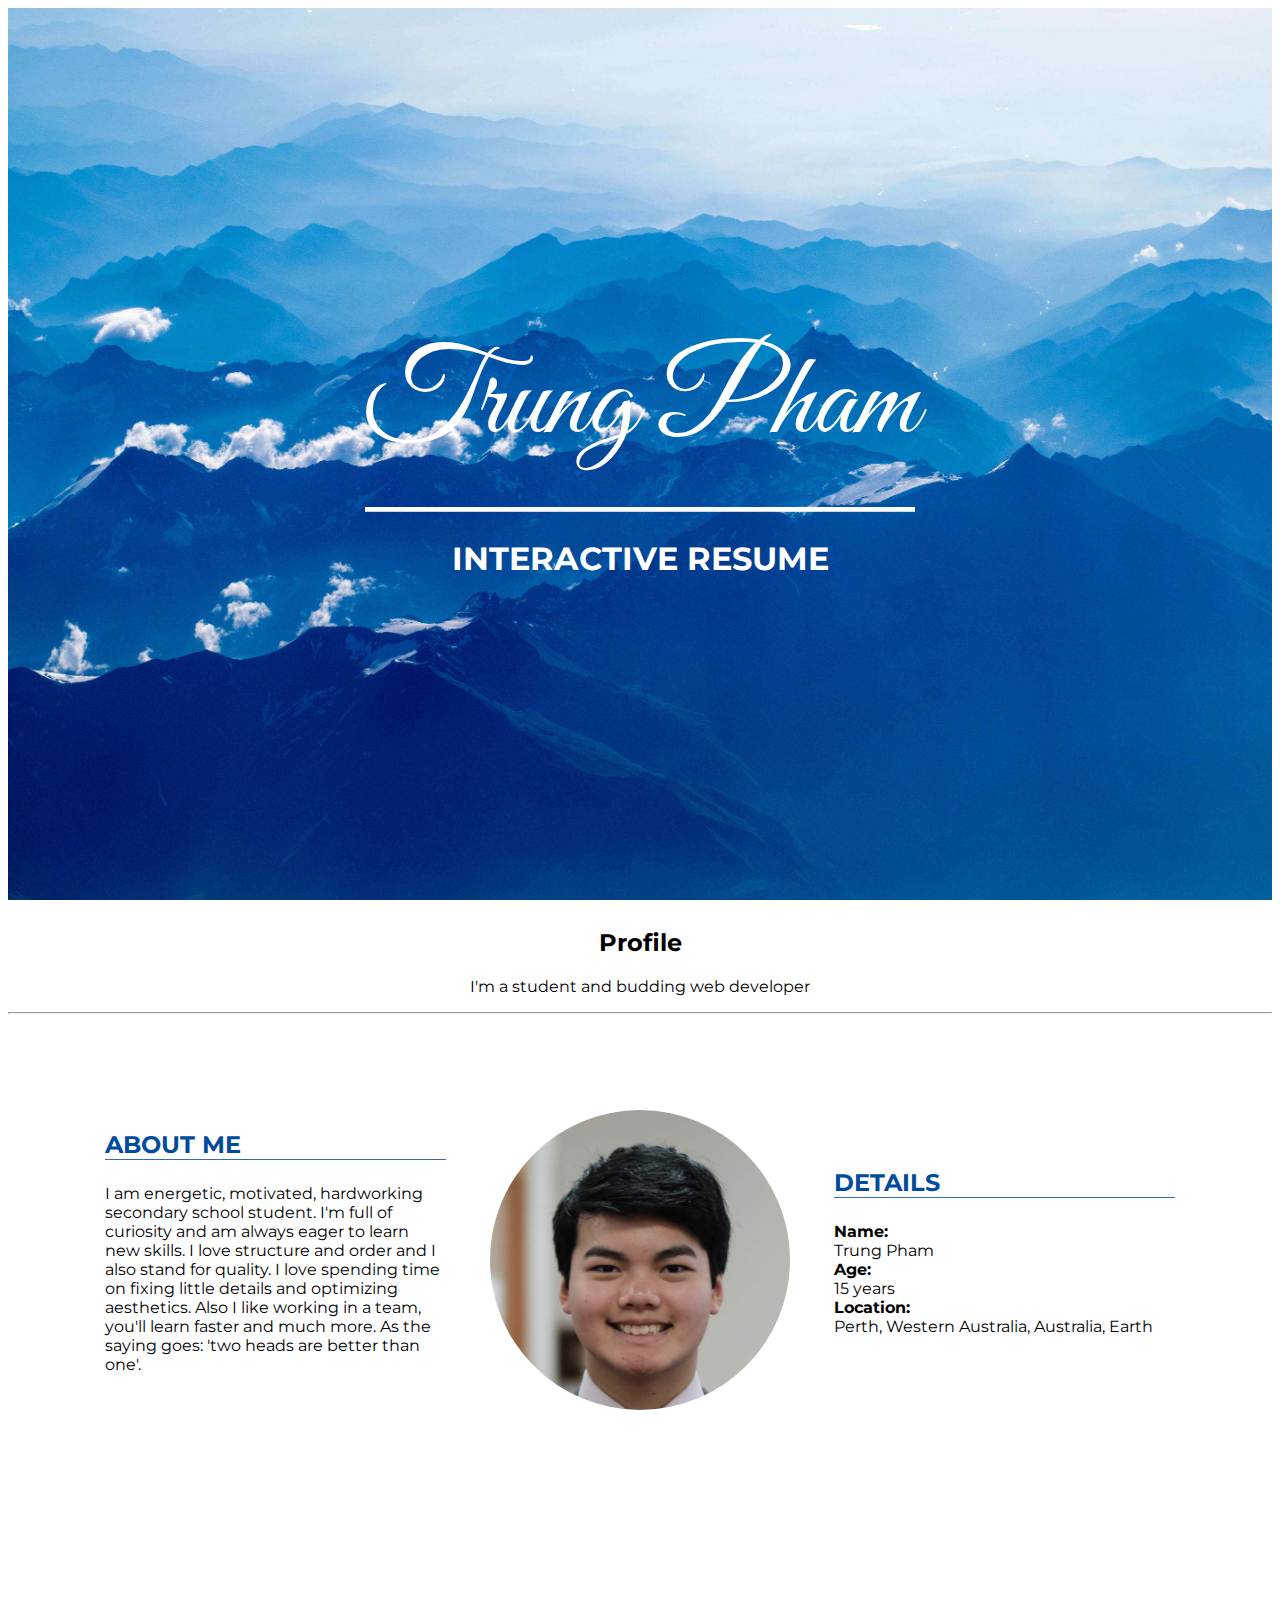
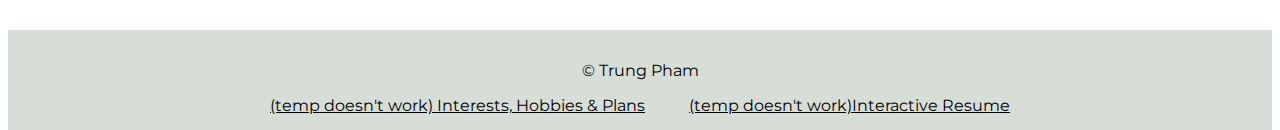
<file: index.html>
<!DOCTYPE html>

<head>
	<title>Trung Pham</title>
	<link rel="stylesheet" href="https://use.fontawesome.com/releases/v5.6.1/css/all.css">
	<link href="main.css" rel="stylesheet" type="text/css">
	<link href="ani.css" rel="stylesheet" type="text/css">
</head>

<body>
	<section class="header">
		<div class="headertext">
			<h1 class="tracking-in-expand">Trung Pham</h1>
			<div class="line-tracking-in-expand">___________</div>
			<h2 class="scale-up-ver-top">INTERACTIVE RESUME</h2>
		</div>
	</section>
			<section>
				<h2>Profile</h2>
				<p class="lead">I'm a student and budding web developer</p>
				<hr>
			<div class="pad100">		
			<div class=" recenter collection">
				<h3>About me</h3>
				<p>
					I am energetic, motivated, hardworking secondary school student. 
					I'm full of curiosity and am always eager to learn new skills. I love structure and order and I also stand for quality. 
					I love spending time on fixing little details and optimizing aesthetics. 
					Also I like working in a team, you'll learn faster and much more. As the saying goes: 'two heads are better than one'.
				</p>
			</div>
			<div class="recenter collection circular--landscape">
				<img src="profilepic2.jpg"/>
			</div>
			<div class="recenter collection">
				<h3>Details</h3>
				<p>
				<strong>Name:</strong><br>
				Trung Pham<br>
				<strong>Age:</strong><br>
				15 years<br>
				<strong>Location:</strong><br>
				Perth, Western Australia, Australia, Earth
				</p>
			</div>
		</section>
		<section>
			<iframe src="https://onedrive.live.com/embed?cid=D233D1DDB8699F88&resid=D233D1DDB8699F88%2117157&authkey=AGDSNmq1IV4vKnc" width="165" height="128" frameborder="0" scrolling="no"></iframe>
		</section>
	<footer>
		<p>&copy; Trung Pham</p> 
		<a href="#">(temp doesn't work) Interests, Hobbies & Plans</a>
		<a href="https://lucisveritas.github.io/resume/"> (temp doesn't work)Interactive Resume</a>  
	</footer>
</body>
</file>
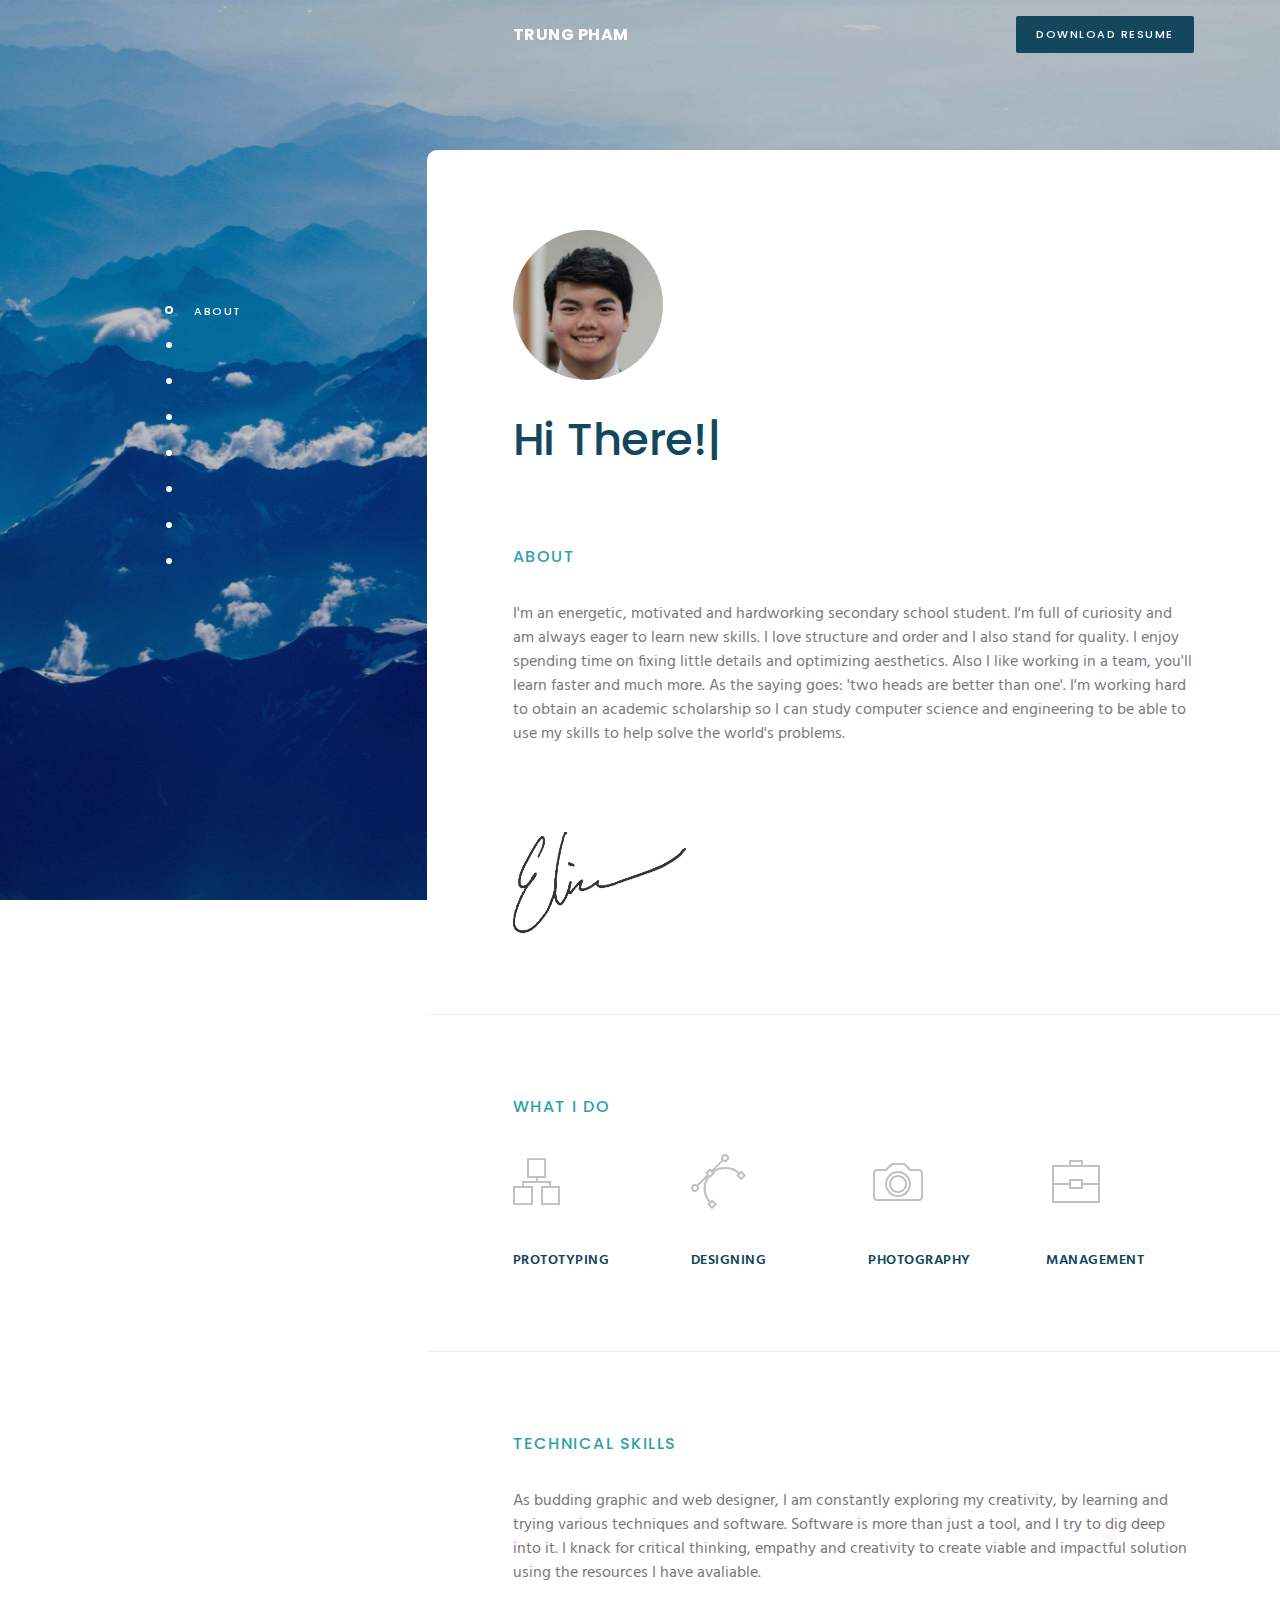
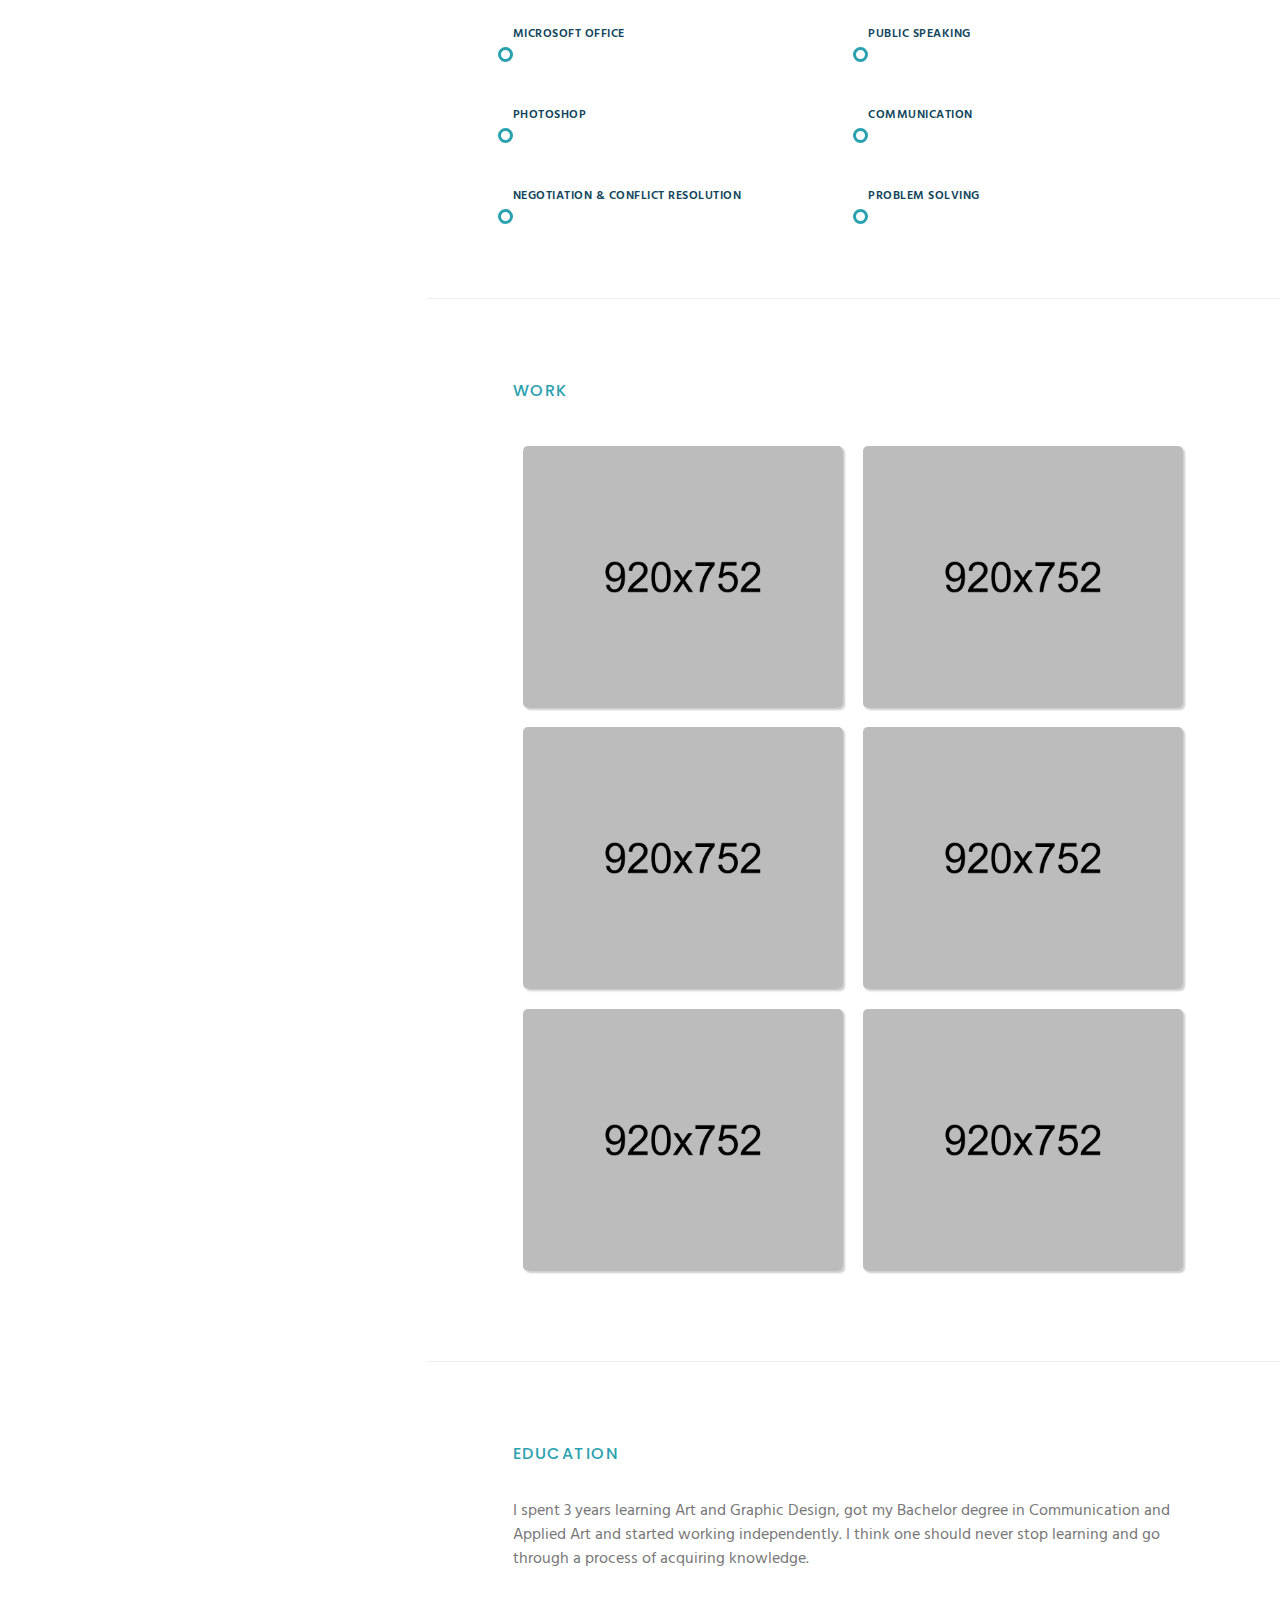
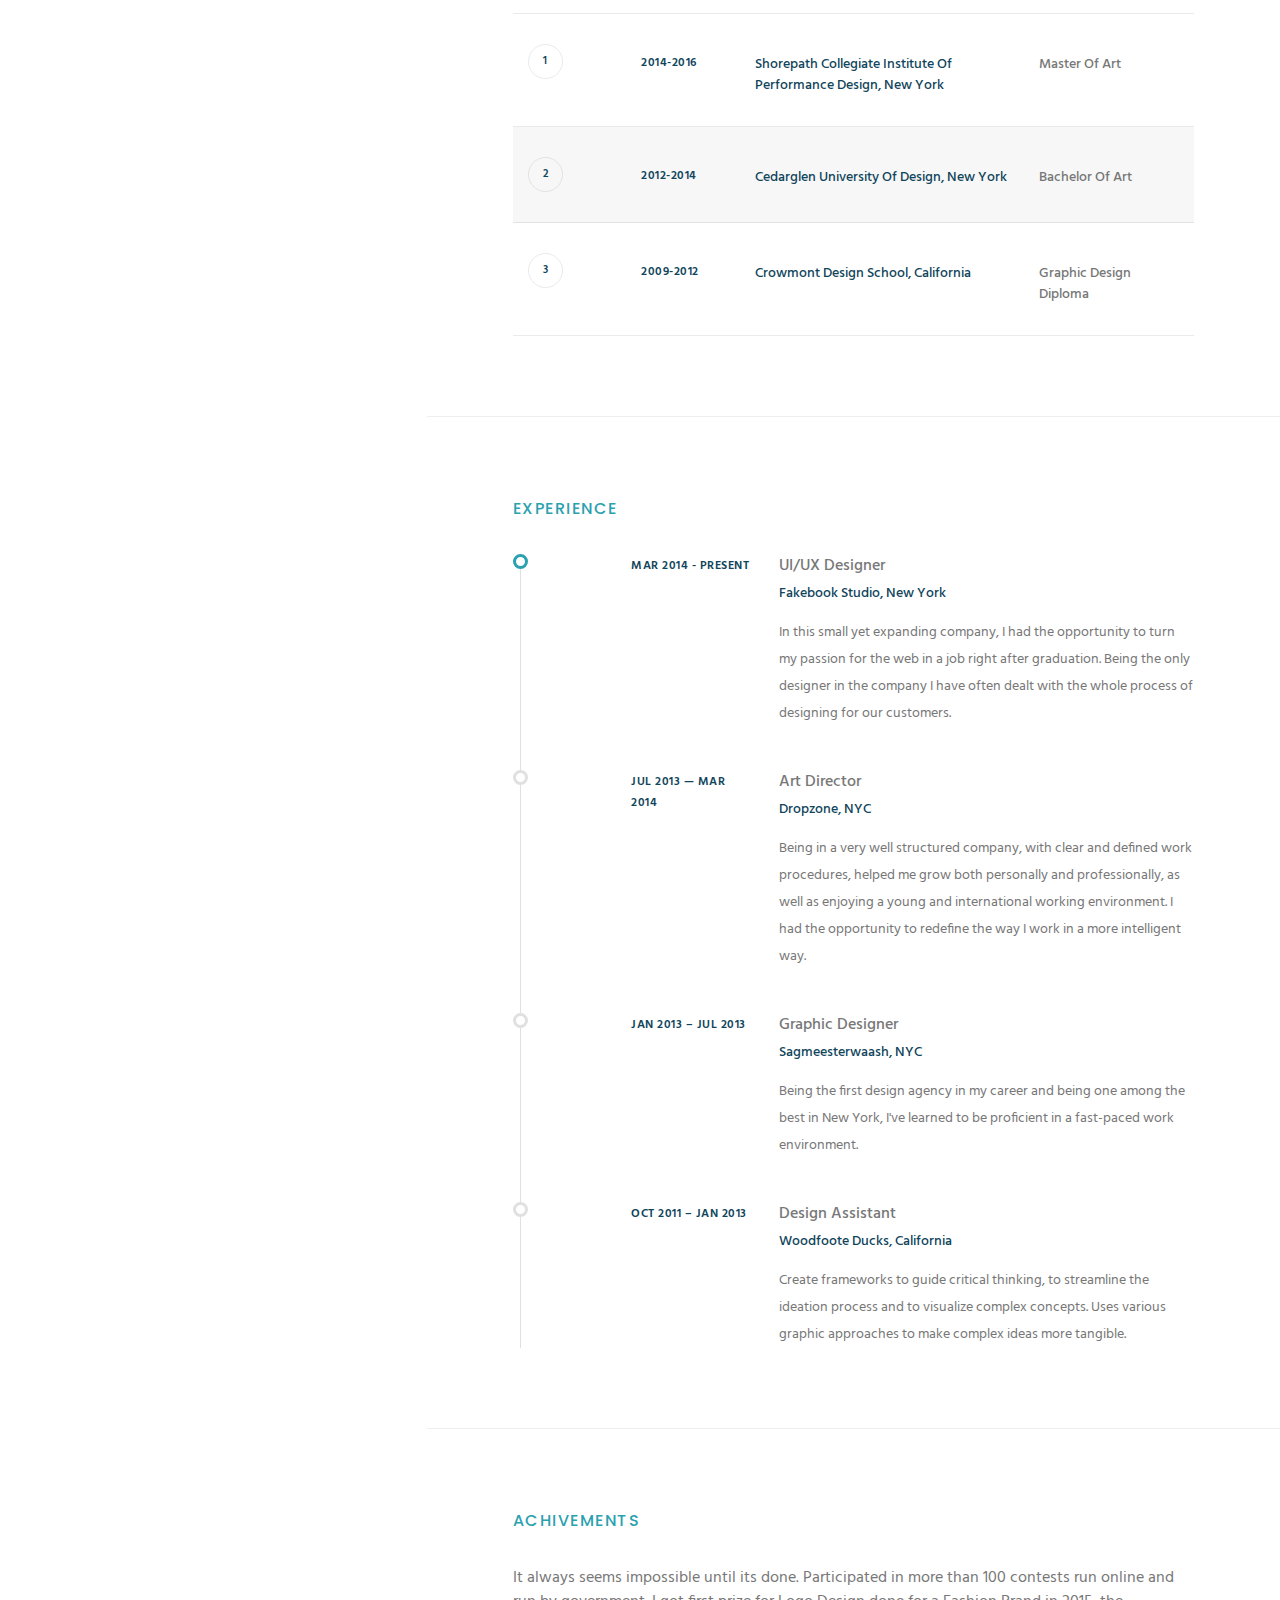
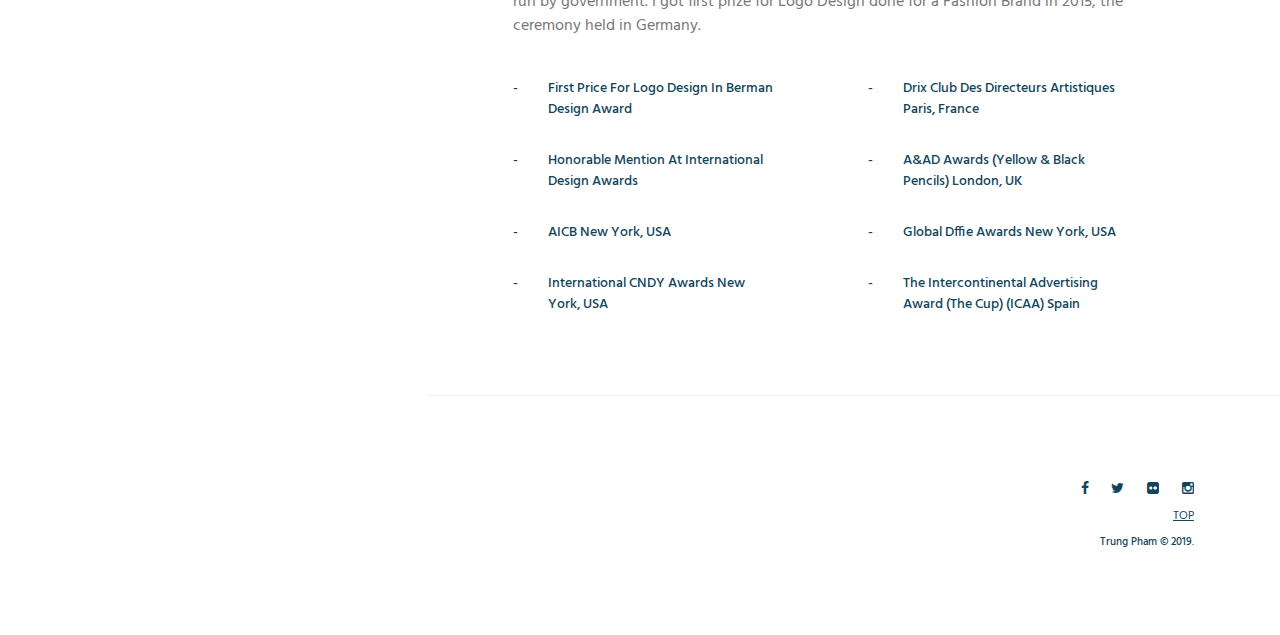
<file: resume/index.html>
<!DOCTYPE html>
<html lang="en" class="no-js">

<head>
	<title>Interactive Resume</title>
	<!--Favicon-->
	<link rel="shortcut icon" href="favicon.ico">
	<link rel="icon" href="favicon.ico" type="image/x-icon">

	<!--Fonts-->
	<link href='https://fonts.googleapis.com/css?family=Poppins:300,400,500,600,700|Hind:400,500,300,600'
		rel='stylesheet' type='text/css'>

	<!--CSS-->
	<link rel="stylesheet" type="text/css" href="css/style.css" />
</head>

<body id="body" data-ng-app="contactApp">

	<!--Fixed Bg Image-->
	<div class="fixed-bg"></div>
	<div class="fixed-bg-overlay"></div>
	<!--/Fixed Bg Image-->
	<!--Preloader-->
	<div id="pre_load" class="preloader-it">
		<div id="la_anim" class="la-anim-1"></div>
	</div>
	<!--/Preloader-->

	<!--Container-->
	<div class="container-fluid">
		<div class="row">
			<div id="vertical_nav_wrap" class="col-lg-4 col-xs-12 pad-zero vertical-nav-wrap">

				<!--Navigation-->
				<nav class="navbar navbar-default vertical-nav" role="navigation">
					<div class="navbar-header">
						<button type="button" class="btn btn-default navbar-toggle" data-toggle="collapse" 
							data-target="#navbar_collapse">
						<span class="mask"></span>
						<span class="btn-label">
						<span class="pe-7s-menu"></span>
						</span>
						</button>
					</div>
					<div class="collapse navbar-collapse" id="navbar_collapse">
						<ul class="nav navbar-nav">
							<li><a data-scroll href="#body"></a><span>about</span></li>
							<li><a data-scroll href="#services_sec"></a><span>services</span></li>
							<li><a data-scroll href="#skill_sec"></a><span>skills</span></li>
							<li><a data-scroll href="#work_sec"></a><span>work</span></li>
							<li><a data-scroll href="#edu_sec"></a><span>education</span></li>
							<li><a data-scroll href="#exp_sec"></a><span>experience</span></li>
							<li><a data-scroll href="#achivement_sec"></a><span>achivements</span></li>
							<li><a data-scroll href="#"></a><span>hobbies & interests</span></li>
						</ul>
					</div>
				</nav>
				<!--/Navigation-->

			</div>

			<div class="col-lg-8 col-xs-12 pad-zero">

				<!--Header-->
				<header>
					<div class="header-wrap col-lg-10 center-div">
						<div class="float-left name">
							<a data-scroll href="#body">
								<span>
									TRUNG PHAM
								</span>
							</a>
						</div>

						<div class="float-right social-download-wrap">
							<a href="#" class="btn btn-default float-left">
								<span class="mask"></span>
								<span class="btn-label">
									<b>download resume</b>
									<span class="icon pe-7s-download"></span>
								</span>
							</a>
						</div>
					</div>
					<div class="clearfix"></div>
				</header>
				<!--/Header-->

				<!--Main Content-->
				<div id="main_content" class="content-block margin-top-150 margin-top-sm-70 margin-top-xs-50">

					<!--Introduction Sec-->
					<section id="intro_content_sec"
						class="col-lg-10 col-md-11 col-sm-11 center-div intro-content-wrap sec-pad">
						<div class="person-img margin-bottom-xs"><div class="person-img2"></div></div>
						<h1>
							Hi There!<span id="typed"></span>
						</h1>
						<h6>
							about
						</h6>
						<p class="pad-bottom-35 wow fadeInUp" data-wow-duration=".6s">
							I'm an energetic, motivated and hardworking secondary school student. I'm full of curiosity and am 
							always eager to learn new skills. I love structure and order and I also stand for quality. 
							I enjoy spending time on fixing little details and optimizing aesthetics. Also I like working in 
							a team, you'll learn faster and much more. As the saying goes: 'two heads are better than one'. 
							I'm working hard to obtain an academic scholarship so I can study computer science and engineering 
							to be able to use my skills to help solve the world's problems.
						</p>
						<div class="per-signature margin-top-sm wow fadeInUp" data-wow-duration=".4s">
							<img class="img-responsive" src="img/signature.png" alt="signature" />
						</div>
					</section>
					<!--/Introduction Sec-->

					<hr class="separater-hr" />

					<!--WhatWeDo Sec-->
					<section id="services_sec"
						class="col-lg-10 col-md-11 col-sm-11 center-div services-icon-wrap  sec-pad-top sec-pad-bottom-xs">
						<h6>what i do</h6>
						<div class="row">
							<div class="col-sm-3 col-xs-6 margin-bottom-sm icon-wrap wow fadeInLeft"
								data-wow-duration=".4s" data-wow-delay="0s">
								<span class="icon pe-7s-network"></span>
								<span class="key-fact">
									PROTOTYPING
								</span>
							</div>
							<div class="col-sm-3 col-xs-6 margin-bottom-sm icon-wrap wow fadeInLeft"
								data-wow-duration=".4s" data-wow-delay=".1s">
								<span class="icon pe-7s-vector"></span>
								<span class="key-fact">
									DESIGNING
								</span>
							</div>
							<div class="col-sm-3 col-xs-6 margin-bottom-sm icon-wrap wow fadeInLeft"
								data-wow-duration=".4s" data-wow-delay=".2s">
								<span class=" icon pe-7s-camera"></span>
								<span class="key-fact">
									PHOTOGRAPHY
								</span>
							</div>
							<div class="col-sm-3 col-xs-6 margin-bottom-sm icon-wrap wow fadeInLeft"
								data-wow-duration=".4s" data-wow-delay=".3s">
								<span class="icon pe-7s-portfolio"></span>
								<span class="key-fact">
									MANAGEMENT
								</span>
							</div>
						</div>
					</section>
					<!--/WhatWeDo Sec-->

					<hr class="separater-hr" />

					<!--Skills Sec-->
					<section id="skill_sec"
						class="col-lg-10 col-md-11 col-sm-11 center-div skills-wrap  sec-pad-top sec-pad-bottom-xs">
						<h6>technical skills</h6>
						<p class="wow fadeInUp" data-wow-duration=".4s">As budding graphic and web designer, I am 
							constantly exploring my creativity, by learning and trying various techniques and software. 
							Software is more than just a tool, and I try to dig deep into it. I knack for critical thinking, 
							empathy and creativity to create viable and impactful solution using the resources I have avaliable.
						</p>
						<div class="row margin-top-40">
							<div class="col-sm-5 margin-bottom-sm">
								<span class="progress-cat">MICROSOFT OFFICE</span>
								<div class="progress-bar-graph">
									<div class="progress-bar-wrap">
										<div class="bar-wrap">
											<span data-width="90">
												<strong><i>97</i>%</strong>
											</span>
										</div>
									</div>
								</div>
							</div>
							<div class="col-sm-offset-1 col-sm-5 margin-bottom-sm">
								<span class="progress-cat">PUBLIC SPEAKING</span>
								<div class="progress-bar-graph">
									<div class="progress-bar-wrap">
										<div class="bar-wrap">
											<span data-width="94">
												<strong><i>94</i>%</strong>
											</span>
										</div>
									</div>
								</div>
							</div>
							<div class="clearfix"></div>
							<div class="col-sm-5 margin-bottom-sm">
								<span class="progress-cat">PHOTOSHOP</span>
								<div class="progress-bar-graph">
									<div class="progress-bar-wrap">
										<div class="bar-wrap">
											<span data-width="86">
												<strong><i>86</i>%</strong>
											</span>
										</div>
									</div>
								</div>
							</div>
							<div class="col-sm-offset-1 col-sm-5 margin-bottom-sm">
								<span class="progress-cat">COMMUNICATION</span>
								<div class="progress-bar-graph">
									<div class="progress-bar-wrap">
										<div class="bar-wrap">
											<span data-width="93">
												<strong><i>93</i>%</strong>
											</span>
										</div>
									</div>
								</div>
							</div>
							<div class="clearfix"></div>
							<div class="col-sm-5 margin-bottom-sm">
								<span class="progress-cat">NEGOTIATION & CONFLICT RESOLUTION</span>
								<div class="progress-bar-graph">
									<div class="progress-bar-wrap">
										<div class="bar-wrap">
											<span data-width="92">
												<strong><i>92</i>%</strong>
											</span>
										</div>
									</div>
								</div>
							</div>
							<div class="col-sm-offset-1 col-sm-5 margin-bottom-sm">
								<span class="progress-cat">PROBLEM SOLVING</span>
								<div class="progress-bar-graph">
									<div class="progress-bar-wrap">
										<div class="bar-wrap">
											<div class="bar-wrap">
												<span data-width="96">
													<strong><i>96</i>%</strong>
												</span>
											</div>
										</div>
									</div>
								</div>
							</div>
							<div class="clearfix"></div>
						</div>
					</section>
					<!--/Skills Sec-->

					<hr class="separater-hr" />

					<!--Work Sec-->
					<section id="work_sec" class="col-lg-10 col-md-11 col-sm-11 center-div work-wrap  sec-pad">
						<h6>work</h6>
						<div class="portfolio-wrap project-gallery padding-sec-lg">
							<ul id="portfolio" class="portf auto-construct  project-gallery" data-col="2">
								<li class="item" data-src="img/mock1.jpg"
									data-sub-html="<h6>DESIGN LAB</h6><p>Classic view from Rigwood Jetty on Coniston Water an old archive shot similar to an old post but a little later on.</p>">
									<a href="">
										<img class="img-responsive" src="img/mock1.jpg" alt="Image description" />
										<span class="hover-cap">DESIGN LAB</span>
									</a>
								</li>
								<li class="item" data-src="http://www.youtube.com/watch?v=Pq9yPrLWMyU"
									data-poster="img/mock2.jpg"
									data-sub-html="<h6>MODERN WORK</h6><p>Classic view from Rigwood Jetty on Coniston Water an old archive shot similar to an old post but a little later on.</p>">
									<a href="">
										<img class="img-responsive" src="img/mock2.jpg" alt="Image description" />
										<span class="hover-cap">MODERN WORK</span>
									</a>
								</li>
								<li class="item" data-src="img/mock4.jpg"
									data-sub-html="<h6>UX PLATFORM</h6><p>Classic view from Rigwood Jetty on Coniston Water an old archive shot similar to an old post but a little later on.</p>">
									<a href="">
										<img class="img-responsive" src="img/mock4.jpg" alt="Image description" />
										<span class="hover-cap">UX PLATFORM</span>
									</a>
								</li>
								<li class="item" data-src="http://vimeo.com/1084537" data-poster="img/mock3.jpg"
									data-sub-html="<h6>MONOBRANDING</h6><p>Classic view from Rigwood Jetty on Coniston Water an old archive shot similar to an old post but a little later on.</p>">
									<a href="">
										<img class="img-responsive" src="img/mock3.jpg" alt="Image description" />
										<span class="hover-cap">MONOBRANDING</span>
									</a>
								</li>
								<li class="item" data-src="img/mock5.jpg"
									data-sub-html="<h6>FALL/WINTER</h6><p>Classic view from Rigwood Jetty on Coniston Water an old archive shot similar to an old post but a little later on.</p>">
									<a href="">
										<img class="img-responsive" src="img/mock5.jpg" alt="Image description" />
										<span class="hover-cap">FALL/WINTER</span>
									</a>
								</li>
								<li class="item" data-html="#video1" data-poster="img/mock6.jpg"
									data-sub-html="<h6>FANTASTIC MAN</h6><p>Classic view from Rigwood Jetty on Coniston Water an old archive shot similar to an old post but a little later on.</p>">
									<a href="">
										<img class="img-responsive" src="img/mock6.jpg" alt="Image description" />
										<span class="hover-cap">FANTASTIC MAN</span>
									</a>
								</li>
							</ul>
					</section>
					<!--/Work Sec-->

					<hr class="separater-hr" />

					<!--Qualfication Sec-->
					<section id="edu_sec" class="col-lg-10 col-md-11 col-sm-11 center-div education-wrap  sec-pad">
						<h6>education</h6>
						<p class="wow fadeInUp" data-wow-duration=".4s">
							I spent 3 years learning Art and Graphic Design, got my Bachelor degree in Communication and
							Applied Art and started working independently. I think one should never stop learning and go
							through a process of acquiring knowledge.
						</p>
						<div class="qualfication-wrap">
							<div class="qualfication first-row wow fadeInUp" data-wow-duration=".4s">
								<div class="col-sm-2">
									<span class="row-count"><span>1</span></span>
								</div>
								<div class="col-sm-2">
									<span class="yr-pers vertical-align-pad">2014-2016</span>
								</div>
								<div class="col-sm-5">
									<span class="insti vertical-align-pad">Shorepath Collegiate Institute of Performance
										Design, New York</span>
								</div>
								<div class="col-sm-3">
									<span class="design vertical-align-pad">
										Master of Art
									</span>
								</div>
							</div>
							<div class="qualfication wow fadeInUp" data-wow-duration=".4s">
								<div class="col-sm-2">
									<span class="row-count"><span>2</span></span>
								</div>
								<div class="col-sm-2">
									<span class="yr-pers vertical-align-pad">2012-2014</span>
								</div>
								<div class="col-sm-5">
									<span class="insti vertical-align-pad">Cedarglen University of Design, New
										York</span>
								</div>
								<div class="col-sm-3">
									<span class="design vertical-align-pad">
										Bachelor of Art
									</span>
								</div>
							</div>
							<div class="qualfication wow fadeInUp" data-wow-duration=".4s">
								<div class="col-sm-2">
									<span class="row-count"><span>3</span></span>
								</div>
								<div class="col-sm-2">
									<span class="yr-pers vertical-align-pad">2009-2012</span>
								</div>
								<div class="col-sm-5">
									<span class="insti vertical-align-pad">Crowmont Design School, California</span>
								</div>
								<div class="col-sm-3">
									<span class="design vertical-align-pad">
										Graphic Design Diploma
									</span>
								</div>
							</div>

						</div>
					</section>
					<!--/Qualfication Sec-->

					<hr class="separater-hr" />

					<!--Experience Sec-->
					<section id="exp_sec" class="col-lg-10 col-md-11 col-sm-11 center-div experience-wrap  sec-pad">
						<h6>experience</h6>
						<div class="exp-timeline-wrap">
							<div class="row exp-timeline timeline-active">
								<div class="col-xs-2">
									<div class="timeline-st"></div>
								</div>
								<div class="col-xs-10 exp-content-wrap">
									<div class="row">
										<div class="wow fadeInRight" data-wow-duration=".4s" data-wow-delay="0s">
											<div class="col-sm-3 duration"><span>mar 2014 - present</span></div>
											<div class="col-sm-9">
												<span class="job-desn">UI/UX designer</span>
												<span class="job-loc">fakebook Studio, New York
												</span>
												<p class="job-summary p-small">In this small yet expanding company, I
													had the opportunity to turn my passion for the web in a job right
													after graduation. Being the only designer in the company I have
													often dealt with the whole process of designing for our customers.
												</p>
											</div>
										</div>
									</div>
								</div>
							</div>
							<div class="row exp-timeline">
								<div class="col-xs-2">
									<div class="timeline-st"></div>
								</div>
								<div class="col-xs-10 exp-content-wrap">
									<div class="row">
										<div class="wow fadeInRight" data-wow-duration=".4s" data-wow-delay="0.2s">
											<div class="col-sm-3 duration"><span>Jul 2013 — Mar 2014</span></div>
											<div class="col-sm-9">
												<span class="job-desn">Art Director</span>
												<span class="job-loc">dropzone, NYC
												</span>
												<p class="job-summary p-small">Being in a very well structured company,
													with clear and defined work procedures, helped me grow both
													personally and professionally, as well as enjoying a young and
													international working environment. I had the opportunity to redefine
													the way I work in a more intelligent way.</p>
											</div>
										</div>
									</div>
								</div>
							</div>
							<div class="row exp-timeline">
								<div class="col-xs-2">
									<div class="timeline-st"></div>
								</div>
								<div class="col-xs-10 exp-content-wrap">
									<div class="row">
										<div class="wow fadeInRight" data-wow-duration=".4s" data-wow-delay="0.4s">
											<div class="col-sm-3 duration"><span>Jan 2013 – Jul 2013</span></div>
											<div class="col-sm-9">
												<span class="job-desn">Graphic Designer
												</span>
												<span class="job-loc">Sagmeesterwaash, NYC
												</span>
												<p class="job-summary p-small">Being the first design agency in my
													career and being one among the best in New York, I've learned to be
													proficient in a fast-paced work environment.</p>
											</div>
										</div>
									</div>
								</div>
							</div>
							<div class="row exp-timeline">
								<div class="col-xs-2">
									<div class="timeline-st"></div>
								</div>
								<div class="col-xs-10 exp-content-wrap">
									<div class="row">
										<div class="wow fadeInRight" data-wow-duration=".4s" data-wow-delay="0.6s">
											<div class="col-sm-3 duration"><span>Oct 2011 – Jan 2013</span></div>
											<div class="col-sm-9">
												<span class="job-desn">Design Assistant
												</span>
												<span class="job-loc">Woodfoote Ducks, California
												</span>
												<p class="job-summary p-small">Create frameworks to guide critical
													thinking, to streamline the ideation process and to visualize
													complex concepts. Uses various graphic approaches to make complex
													ideas more tangible.</p>
											</div>
										</div>
									</div>
								</div>
							</div>
						</div>
					</section>
					<!--/Experience Sec-->

					<hr class="separater-hr" />

					<!--Achivement Sec-->
					<section id="achivement_sec"
						class="col-lg-10 col-md-11 col-sm-11 center-div achivement-wrap  sec-pad-top sec-pad-bottom-sm">
						<h6>achivements</h6>
						<p class="wow fadeInUp" data-wow-duration=".4s">It always seems impossible until its done.
							Participated in more than 100 contests run online and run by government. I got first prize
							for Logo Design done for a Fashion Brand in 2015, the ceremony held in Germany.</p>
						<div class="achivement-list-wrap margin-top-40">
							<ul class="row">
								<li class="col-sm-6">
									<ul>
										<li class="margin-bottom-xs wow fadeInUp" data-wow-duration=".4s"
											data-wow-delay="0s">
											<span class="dash-pointer">-</span>
											<span class="achive-pts">First Price for Logo Design in Berman Design
												Award</span>
										</li>
										<li class="margin-bottom-xs wow fadeInUp" data-wow-duration=".4s"
											data-wow-delay=".2s"><span class="dash-pointer">-</span><span
												class="achive-pts">Honorable Mention at International Design
												Awards</span></li>
										<li class="margin-bottom-xs wow fadeInUp" data-wow-duration=".4s"
											data-wow-delay=".4s"><span class="dash-pointer">-</span><span
												class="achive-pts">AICB New York, USA</span></li>
										<li class="margin-bottom-xs wow fadeInUp" data-wow-duration=".4s"
											data-wow-delay=".6s"><span class="dash-pointer">-</span><span
												class="achive-pts">International CNDY Awards New York, USA</span></li>
									</ul>
								</li>
								<li class="col-sm-6">
									<ul>
										<li class="margin-bottom-xs wow fadeInUp" data-wow-duration=".4s"
											data-wow-delay="0s"><span class="dash-pointer">-</span><span
												class="achive-pts">Drix Club des Directeurs Artistiques Paris,
												France</span></li>
										<li class="margin-bottom-xs wow fadeInUp" data-wow-duration=".4s"
											data-wow-delay="0.2s"><span class="dash-pointer">-</span><span
												class="achive-pts">A&AD Awards (Yellow & Black Pencils) London,
												UK</span></li>
										<li class="margin-bottom-xs wow fadeInUp" data-wow-duration=".4s"
											data-wow-delay=".4s"><span class="dash-pointer">-</span><span
												class="achive-pts">Global Dffie Awards New York, USA</span></li>
										<li class="margin-bottom-xs wow fadeInUp" data-wow-duration=".6s"
											data-wow-delay=".6s"><span class="dash-pointer">-</span><span
												class="achive-pts">The Intercontinental Advertising Award (The Cup)
												(ICAA) Spain</span></li>
									</ul>
								</li>
							</ul>
						</div>
					</section>
					<!--/Achivement Sec-->

					<hr class="separater-hr" />

					<!--Footer-->
					<footer class="col-lg-10 col-md-11 col-sm-11 center-div contact-wrap  sec-pad">
						<div class="row">
							<div class="col-sm-6" style="float: right;">
								<div class="social-icons-wrap float-right">
									<!--Social Icons-->
									<ul class="social-icons float-right">
										<li>
											<a href="#" class="social-icon">
												<span class="fa" data-hover="&#xf09a;">&#xf09a;</span>
											</a>
										</li>
										<li>
											<a href="#" class="social-icon">
												<span class="fa" data-hover="&#xf099;">&#xf099;</span>
											</a>
										</li>
										<li>
											<a href="#" class="social-icon">
												<span class="fa" data-hover="&#xf16e;">&#xf16e;</span>
											</a>
										</li>
										<li>
											<a href="#" class="social-icon">
												<span class="fa" data-hover="&#xf16d;">&#xf16d;</span>
											</a>
										</li>
									</ul>
									<!--/Social Icons-->
								</div>
								<div class="goto-top text-right float-right">
									<a data-scroll href="#body">
										<span data-hover="top">
											top
										</span>
									</a>
								</div>
								<div class="copywrite-wrap text-right float-right">
									<p class="copywrite"><b>Trung Pham &copy; 2019.</b></p>
								</div>
							</div>
						</div>
					</footer>
					<!--/Footer-->

				</div>
				<!--/Main Content-->

			</div>
		</div>
	</div>
	<!-- /Container -->

	<!-- Scripts -->
	<script src="js/jquery-1.12.4.min.js"></script>
	<script src="js/bootstrap.min.js"></script>
	<script src="js/smooth-scroll.js"></script>
	<script src="js/countTo.js"></script>
	<script src="js/jQuery.appear.js"></script>
	<script src="js/isotope.js"></script>
	<script src="js/typed.js"></script>
	<script src="js/owl.carousel.min.js"></script>
	<script src="js/wow.min.js"></script>
	<script src="js/init.js"></script>
</body>

</html>
</file>
<file: main.css>
@import url('https://fonts.googleapis.com/css?family=Great+Vibes|Montserrat&display=swap');
  
* {box-sizing: border-box;}

html {
	height: 100%;
	text-align: center;
	font-family: 'Montserrat', sans-serif;
}

.header {
  background-image: url(headerblue3.jpg);
  background-attachment: fixed;
  background-repeat: no-repeat;
  background-size: cover;
  background-position: center 28%;
  color: white;
  text-align: center;
  height: 100vh;
}

.headertext {
	position: absolute;
	top: 50%;
	left: 50%;
	transform: translate(-50%,-50%);
}

h1 {
  font-size: 750%;
	margin: 0;
	line-height: 1.5;
	font-family: 'Great Vibes', cursive;
	font-weight: normal;
}

.main {
  padding-top: 20px;
}

.collection {
  width: 27%;
  display: inline-block;
  margin: 25px 20px;
  text-align: left;
}

  .collection > h3 {
    color: rgb(0, 75, 155);
    font-size: x-large;
    font-family: 'Montserrat', sans-serif;
    text-transform: uppercase;
    margin-top: 0;
    border-bottom: 1px solid rgb(48, 109, 174);
  }

  .collection > img {
    width: 100%;
  }

.centring {
  margin-left: auto;
  margin-right: auto;
  text-align: center;
}

footer {
  background-color: rgb(215, 221, 215);
  text-align: center;
  padding: 15px;
}

footer > a {
  color: black;
  margin: 0px 20px;
}

.circular--landscape {
  display: inline-block;
  position: relative;
  width: 300px;
  height: 300px;
  overflow: hidden;
  border-radius: 50%;
}

.circular--landscape img {
  width: auto;
  height: 400%;
  margin-left: -1267px;
  margin-top: -100px;
}


.recenter {
	vertical-align: middle;
}

.pad100 {
	padding: 5% 0;
}

.minispace {
  font-size:20px;
}
</file>
<file: ani.css>
.tracking-in-expand {
	animation: tracking-in-expand 2s cubic-bezier(0.215, 0.610, 0.355, 1.000) 1s both;
}

@keyframes tracking-in-expand {
  0% {
    letter-spacing: -0.5em;
    opacity: 0;
  }
  40% {
    opacity: 0.6;
  }
  100% {
    opacity: 1;
  }
}

.line-tracking-in-expand {
	animation: tracking-in-expand 1s cubic-bezier(0.215, 0.610, 0.355, 1.000) 2.5s both;
	font-weight: normal;
	font-size: 100px;
	margin-top: -85px;
}

@keyframes line-tracking-in-expand {
  0% {
    letter-spacing: -0.5em;
    opacity: 0;
  }
  40% {
    opacity: 0.6;
  }
  100% {
    opacity: 1;
  }
}

.scale-up-ver-top {
        animation: scale-up-ver-top 0.8s cubic-bezier(0.390, 0.575, 0.565, 1.000) 3.5s both;
	font-size: 2em;
	line-height: 0;
}

@keyframes scale-up-ver-top {
  0% {
            transform: scaleY(0.4);
            transform-origin: 100% 0%;
			opacity: 0;
  }
  100% {
            transform: scaleY(1);
            transform-origin: 100% 0%;
			opacity: 1;
  }
}
</file>
<file: resume/css/style.css>
@charset "UTF-8";
/*------------------------------------------------------------------
[Master Stylesheet]
Project:	Eric
++++ Imports ++++
++++ Reset ++++
++++ Main ++++
	**Basic Sec CSS**
	**Body Sec CSS**
	**About Sec CSS**
	**Header Sec CSS**
	**Vertical Nav Sec CSS**
	**Services Sec CSS**
	**Skills Sec CSS**
	**Education Sec CSS**
	**Experience Sec CSS**
	**Client Sec CSS**
	**Achivement Sec CSS**
	**Contact Sec CSS**
	**Footer Sec CSS**
++++ Mediaqueries ++++
-------------------------------------------------------------------*/
/****************************/
/** Imports **/
/****************************/
@import url(animate.css);
@import url(font-awesome.min.css);
@import url(pe-icon-7-stroke.css);
@import url(et-line-font.css);
@import url(bootstrap.min.css);
@import url(owl.carousel.css);
@import url(owl.theme.default.min.css);
@import url(inputtext.css);
@import url(filter.css);
@import url(default-skin/default-skin.css);
@import url(lightgallery.css);
/****************************/
/** Reset **/
/****************************/
html, body, div, span, applet, object, iframe, h1, h2, h3, h4, h5, h6, p, pre, a, abbr, acronym, address, big, cite, code, del, dfn, em, img, ins, kbd, q, s, samp, small, strike, strong, sub, sup, tt, var, b, u, i, center, dl, dt, dd, ol, ul, li, fieldset, form, label, legend, table, caption, tbody, tfoot, thead, tr, th, td, article, aside, canvas, details, embed, figure, figcaption, footer, header, hgroup, menu, nav, output, ruby, section, summary, time, mark, audio, video {
  margin: 0;
  padding: 0;
  border: 0;
  font-size: 100%;
  font: inherit;
  vertical-align: baseline; }

strong {
  font-weight: bold; }

body {
  color: #10455b;
  font-family: "Poppins", sans-serif;
  font-size: 14px;
  font-style: normal;
  line-height: 1.5;
  overflow: hidden; }

a:hover, a:active {
  outline: 0; }

button:focus {
  border: none;
  outline: 0; }

ul {
  list-style: none; }

a {
  color: #fff;
  text-decoration: none; }

a:hover {
  color: #fff;
  text-decoration: none; }

a:focus {
  color: #fff;
  text-decoration: none;
  outline: none; }

h1, h2, h3, h4, h5, h6 {
  color: #10455b; }

h1 {
  font-size: 45px;
  line-height: 60px;
  text-transform: capitalize;
  font-weight: 500;
  letter-spacing: -.5px;
  margin-bottom: 75px;
  color: #10455b; }

h3 {
  font-size: 24px;
  line-height: 36px;
  color: #10455b;
  font-weight: 500;
  margin-bottom: 20px;
  letter-spacing: -0.5; }

h5 {
  font-size: 18px;
  text-transform: uppercase;
  line-height: 25px;
  margin-bottom: 15px; }

h6 {
  font-size: 16px;
  letter-spacing: 1.5px;
  font-weight: 500;
  text-transform: uppercase;
  color: #2aa1af;
  margin-bottom: 33px; }

p {
  font-size: 16px;
  font-family: "Hind", sans-serif;
  color: #777; }

.p-small {
  font-size: 14px;
  color: #777;
  line-height: 27px; }

.force-UTF-8 {
  content: "¡"; }

/****************************/
/** Main **/
/****************************/
/********Basic Sec CSS********/
.pad-zero {
  padding: 0; }

.pad-left-zero {
  padding-left: 0; }

.pad-right-zero {
  padding-left: 0; }

.sec-pad {
  padding-top: 80px;
  padding-bottom: 80px; }

.sec-pad-sm {
  padding-top: 50px;
  padding-bottom: 50px; }

.sec-pad-xs {
  padding-top: 30px;
  padding-bottom: 30px; }

.sec-pad-top {
  padding-top: 80px; }

.sec-pad-top-sm {
  padding-top: 50px; }

.sec-pad-top-xs {
  padding-top: 30px; }

.sec-pad-bottom {
  padding-bottom: 80px; }

.sec-pad-bottom-sm {
  padding-bottom: 50px; }

.sec-pad-bottom-xs {
  padding-bottom: 30px; }

.sec-pad-left {
  padding-left: 150px; }

.sec-pad-right {
  padding-right: 150px; }

.pad-top-15 {
  padding-top: 15px; }

.pad-top-7 {
  padding-top: 7px; }

.pad-bottom-80 {
  padding-bottom: 80px; }

.pad-bottom-35 {
  padding-bottom: 35px; }

.margin-top-sm {
  margin-top: 50px; }

.margin-bottom-sm {
  margin-bottom: 50px; }

.margin-bottom-xs {
  margin-bottom: 30px; }

.margin-top-150 {
  margin-top: 150px; }

.margin-top-80 {
  margin-top: 80px; }

.margin-top-40 {
  margin-top: 40px; }

.margin-bottom-80 {
  margin-bottom: 80px; }

.margin-top-20 {
  margin-top: 20px; }

.float-left {
  float: left; }

.float-right {
  float: right; }

.opacity-hide {
  opacity: 0;
  visibility: hidden; }

.center-div {
  margin: 0 auto;
  overflow: hidden;
  float: none;
  clear: both; }

.preloader-it {
  background: #fff;
  position: fixed;
  z-index: 110;
  height: 100%;
  width: 100%;
  overflow: hidden !important; }

/* Effect 1: YouTube loading */
.la-anim-1 {
  position: fixed;
  top: 0;
  left: 0;
  z-index: -1;
  width: 100%;
  height: 5px;
  background: #2aa1af;
  -webkit-transform: translate3d(-100%, 0, 0);
  transform: translate3d(-100%, 0, 0);
  pointer-events: none; }

.la-anim-1::after {
  position: absolute;
  top: 0;
  right: 0;
  width: 100px;
  height: 100%;
  background: #2aa1af;
  content: '';
  opacity: 0;
  -webkit-transition: opacity 0.2s, box-shadow 2s 4s;
  transition: opacity 0.2s, box-shadow 2s 4s;
  -webkit-transform: rotate(2deg) translateY(-2px);
  transform: rotate(2deg) translateY(-2px); }

.la-anim-1.la-animate {
  z-index: 100;
  opacity: 1;
  -webkit-transition: -webkit-transform 5s ease-in, opacity 1s 5s;
  transition: transform 5s ease-in, opacity 1s 5s;
  -webkit-transform: translate3d(0%, 0, 0);
  transform: translate3d(0%, 0, 0); }

.la-anim-1.la-animate::after {
  opacity: 1; }

.typed-cursor {
  opacity: 1;
  -webkit-animation: blink 0.7s infinite;
  -moz-animation: blink 0.7s infinite;
  animation: blink 0.7s infinite; }

@keyframes blink {
  0% {
    opacity: 1; }
  50% {
    opacity: 0; }
  100% {
    opacity: 1; } }
@-webkit-keyframes blink {
  0% {
    opacity: 1; }
  50% {
    opacity: 0; }
  100% {
    opacity: 1; } }
@-moz-keyframes blink {
  0% {
    opacity: 1; }
  50% {
    opacity: 0; }
  100% {
    opacity: 1; } }
@-webkit-keyframes back_ken {
  0% {
    -webkit-transform: scale(1); }
  50% {
    -webkit-transform: scale(1.2); }
  100% {
    -webkit-transform: scale(1); } }
@-moz-keyframes back_ken {
  0% {
    -moz-transform: scale(1); }
  50% {
    -moz-transform: scale(1.2); }
  100% {
    -moz-transform: scale(1); } }
@-o-keyframes back_ken {
  0% {
    -o-transform: scale(1); }
  50% {
    -o-transform: scale(1.2); }
  100% {
    -o-transform: scale(1); } }
@keyframes back_ken {
  0% {
    transform: scale(1); }
  50% {
    transform: scale(1.2); }
  100% {
    transform: scale(1); } }
/********Body Sec CSS********/
.fixed-bg {
  background: transparent url("../img/mainbg.jpg") no-repeat;
  image-rendering: optimizeQuality;
  height: 100%;
  width: 100%;
  z-index: -1;
  position: fixed;
  background-position: center;
  background-size: cover;
  transform: translateZ(0);
  backface-visibility: hidden;
  -webkit-backface-visibility: hidden; }

.fixed-bg-overlay {
  background: rgba(0, 8, 16, 0.23);
  height: 100%;
  width: 100%;
  z-index: -1;
  -moz-transform: translateZ(0);
  -o-transform: translateZ(0);
  -ms-transform: translateZ(0);
  -webkit-transform: translateZ(0);
  transform: translateZ(0);
  position: fixed;
  backface-visibility: hidden;
  -webkit-backface-visibility: hidden; }

/********About Sec CSS********/
.content-block {
  background: #fff;
  border-top-left-radius: 10px;
  -moz-transition: all 0.9s cubic-bezier(0.19, 1, 0.22, 1) 0s;
  -o-transition: all 0.9s cubic-bezier(0.19, 1, 0.22, 1) 0s;
  -webkit-transition: all 0.9s cubic-bezier(0.19, 1, 0.22, 1) 0s;
  transition: all 0.9s cubic-bezier(0.19, 1, 0.22, 1) 0s; }
  .content-block .person-img {
    height: 150px;
    width: 150px;
    border-radius: 50%;
    overflow: hidden;
  }
  .content-block .person-img .person-img2 {
    background: url(../../profilepic2.jpg);
    background-repeat: no-repeat;
    background-size: cover; 
    height: 400%;
    margin-left: -634px;
    margin-top: -50px;
  }

/********Header Sec CSS********/
.btn {
  font-size: 11px;
  font-weight: 500;
  color: #fff;
  letter-spacing: 1.5px;
  overflow: hidden;
  position: relative;
  text-transform: uppercase;
  height: 37px;
  background: #10455b;
  outline: none;
  border: none;
  border-radius: 2px;
  padding: 7px 20px;
  -moz-transition: all 0.9s cubic-bezier(0.19, 1, 0.22, 1) 0s;
  -o-transition: all 0.9s cubic-bezier(0.19, 1, 0.22, 1) 0s;
  -webkit-transition: all 0.9s cubic-bezier(0.19, 1, 0.22, 1) 0s;
  transition: all 0.9s cubic-bezier(0.19, 1, 0.22, 1) 0s; }
  .btn .btn-label {
    padding: 4px 0; }
  .btn:hover, .btn:focus, .btn:active {
    background: #10455b !important;
    outline: none !important;
    border: none !important;
    color: #fff !important; }
  .btn:hover {
    color: #10455b !important; }
  .btn span {
    position: relative;
    z-index: 2;
    display: inline-block; }
  .btn .mask {
    background: #fff none repeat scroll 0 0;
    border-radius: 2px;
    display: block;
    height: 100%;
    left: 0;
    position: absolute;
    top: 0;
    width: 0;
    z-index: 1;
    -moz-transition: all 1.1s cubic-bezier(0.19, 1, 0.22, 1) 0s;
    -o-transition: all 1.1s cubic-bezier(0.19, 1, 0.22, 1) 0s;
    -webkit-transition: all 1.1s cubic-bezier(0.19, 1, 0.22, 1) 0s;
    transition: all 1.1s cubic-bezier(0.19, 1, 0.22, 1) 0s; }
  .btn:hover .mask {
    width: 100%; }

.name span {
  font-size: 16px;
  font-weight: 700;
  letter-spacing: 0.5px;
  display: block;
  color: #fff;
  padding-top: 7px; }

header {
  position: absolute;
  right: 0;
  top: 0;
  width: 100%;
  z-index: 1;
  height: 70px;
  -moz-transition: transform 0.6s ease 0s;
  -o-transition: transform 0.6s ease 0s;
  -webkit-transition: transform 0.6s ease 0s;
  transition: transform 0.6s ease 0s; }
  header .header-wrap {
    padding-top: 16px; }
    header .header-wrap .pe-7s-download {
      font-size: 25px;
      display: none;
      color: #10455b; }
    header .header-wrap .pe-7s-menu {
      font-size: 25px;
      color: #10455b; }
  header.fixed {
    top: -70px;
    margin-top: 70px;
    width: 66.66%;
    position: fixed;
    z-index: 99;
    background: #10455b;
    backface-visibility: hidden;
    -webkit-backface-visibility: hidden;
    -moz-transition: margin 0.6s ease 0s, transform 0.6s ease 0s;
    -o-transition: margin 0.6s ease 0s, transform 0.6s ease 0s;
    -webkit-transition: margin 0.6s ease 0s, transform 0.6s ease 0s;
    transition: margin 0.6s ease 0s, transform 0.6s ease 0s; }
    header.fixed .btn {
      color: #10455b;
      background: #fff; }
      header.fixed .btn .mask {
        background: #2aa1af; }
      header.fixed .btn:hover, header.fixed .btn:focus, header.fixed .btn:active {
        background: #fff !important;
        outline: none !important;
        border: none !important;
        color: #10455b !important; }
      header.fixed .btn:hover {
        color: #fff !important; }

/********Vertical Nav Sec CSS********/
nav.navbar.navbar-default.vertical-nav {
  position: fixed;
  -moz-transform: translateZ(0);
  -o-transform: translateZ(0);
  -ms-transform: translateZ(0);
  -webkit-transform: translateZ(0);
  transform: translateZ(0);
  backface-visibility: hidden;
  -webkit-backface-visibility: hidden;
  top: 50%;
  left: 129px;
  -moz-transform: translateY(-50%);
  -o-transform: translateY(-50%);
  -ms-transform: translateY(-50%);
  -webkit-transform: translateY(-50%);
  transform: translateY(-50%);
  background: none;
  border: none;
  -moz-transition: all 2s cubic-bezier(0.19, 1, 0.22, 1) 0s;
  -o-transition: all 2s cubic-bezier(0.19, 1, 0.22, 1) 0s;
  -webkit-transition: all 2s cubic-bezier(0.19, 1, 0.22, 1) 0s;
  transition: all 2s cubic-bezier(0.19, 1, 0.22, 1) 0s; }
  nav.navbar.navbar-default.vertical-nav li {
    display: block;
    float: none;
    height: 7px;
    margin-bottom: 29px;
    width: 50px; }
    nav.navbar.navbar-default.vertical-nav li span {
      font-size: 11px;
      font-weight: 500;
      left: 90px;
      line-height: 1;
      color: #fff;
      position: absolute;
      opacity: 0;
      text-transform: uppercase;
      letter-spacing: 1.5px;
      -moz-transition: all 0.9s cubic-bezier(0.19, 1, 0.22, 1) 0s;
      -o-transition: all 0.9s cubic-bezier(0.19, 1, 0.22, 1) 0s;
      -webkit-transition: all 0.9s cubic-bezier(0.19, 1, 0.22, 1) 0s;
      transition: all 0.9s cubic-bezier(0.19, 1, 0.22, 1) 0s; }
    nav.navbar.navbar-default.vertical-nav li a {
      background: none;
      border: none;
      padding: 0; }
      nav.navbar.navbar-default.vertical-nav li a span {
        display: none; }
      nav.navbar.navbar-default.vertical-nav li a:hover, nav.navbar.navbar-default.vertical-nav li a:active, nav.navbar.navbar-default.vertical-nav li a:focus {
        background: none;
        border: none; }
      nav.navbar.navbar-default.vertical-nav li a:before {
        background-color: #fff;
        border-radius: 50%;
        height: 50px;
        top: -21px !important;
        opacity: 1;
        -moz-transform: scale(0);
        -o-transform: scale(0);
        -ms-transform: scale(0);
        -webkit-transform: scale(0);
        transform: scale(0);
        width: 50px; }
      nav.navbar.navbar-default.vertical-nav li a:after, nav.navbar.navbar-default.vertical-nav li a:before {
        content: "";
        margin: 0 auto;
        position: absolute;
        right: 0;
        left: 0; }
      nav.navbar.navbar-default.vertical-nav li a:after {
        background: #fff none repeat scroll 0 0;
        border: 3px solid #fff;
        border-radius: 50%;
        height: 0;
        -moz-transition: all 0.1s ease-out 0s;
        -o-transition: all 0.1s ease-out 0s;
        -webkit-transition: all 0.1s ease-out 0s;
        transition: all 0.1s ease-out 0s;
        width: 0; }
    nav.navbar.navbar-default.vertical-nav li.active a:before {
      opacity: 0;
      -moz-transform: scale(1);
      -o-transform: scale(1);
      -ms-transform: scale(1);
      -webkit-transform: scale(1);
      transform: scale(1);
      -moz-transition: all 0.5s ease-out 0s;
      -o-transition: all 0.5s ease-out 0s;
      -webkit-transition: all 0.5s ease-out 0s;
      transition: all 0.5s ease-out 0s; }
    nav.navbar.navbar-default.vertical-nav li.active a:after {
      background: transparent none repeat scroll 0 0;
      border-width: 2px;
      height: 8px;
      width: 8px; }
    nav.navbar.navbar-default.vertical-nav li.active span {
      left: 50px;
      opacity: 1;
      color: #fff; }
    nav.navbar.navbar-default.vertical-nav li:hover span {
      left: 50px;
      opacity: 1;
      color: #fff; }

a.goto-social, a.goto-social:hover {
  font-size: 16px;
  font-weight: 600;
  color: #10455b; }

.separater-hr {
  margin: 0; }

/********Services Sec CSS********/
.services-icon-wrap span {
  display: block; }
  .services-icon-wrap span.key-fact {
    font-size: 14px;
    font-weight: 500;
    font-family: "Hind", sans-serif;
    color: #10455b;
    letter-spacing: .5px;
    text-transform: uppercase;
    margin-top: 36px;
    font-weight: 600; }
.services-icon-wrap .icon {
  color: #c0c1c1;
  font-size: 60px;
  display: inline-block;
  perspective: 1000px;
  -moz-transition: all 0.4s ease 0s;
  -o-transition: all 0.4s ease 0s;
  -webkit-transition: all 0.4s ease 0s;
  transition: all 0.4s ease 0s; }
.services-icon-wrap .icon-wrap:hover .icon {
  -moz-transform: rotateY(180deg);
  -o-transform: rotateY(180deg);
  -ms-transform: rotateY(180deg);
  -webkit-transform: rotateY(180deg);
  transform: rotateY(180deg);
  color: #10455b; }

/********Skills Sec CSS********/
.skills-wrap {
  overflow: visible; }
  .skills-wrap .progress-bar-graph .bar-wrap {
    position: relative;
    float: left;
    width: 100%; }
    .skills-wrap .progress-bar-graph .bar-wrap strong {
      font-size: 12px;
      font-weight: 500;
      font-family: "Hind", sans-serif;
      color: #10455b;
      opacity: 0;
      display: block;
      float: left;
      position: absolute;
      right: 0px;
      top: -27px; }
  .skills-wrap .progress-bar-graph span {
    background-color: #2aa1af;
    height: 3px;
    width: 0px;
    display: block;
    float: left;
    position: relative;
    overflow: visible !important; }
    .skills-wrap .progress-bar-graph span:after {
      border: 3px solid #2aa1af;
      border-radius: 50%;
      content: "";
      height: 15px;
      position: absolute;
      right: 0px;
      background: #fff;
      top: -6px;
      width: 15px; }
  .skills-wrap .progress-cat {
    font-size: 12px;
    font-family: "Hind", sans-serif;
    font-weight: 600;
    color: #10455b;
    letter-spacing: .5px;
    text-transform: uppercase;
    display: block;
    padding-bottom: 10px; }

/********Project Sec CSS********/
.project-gallery a {
  display: block;
  overflow: hidden;
  box-shadow: 2px 2px 2px rgba(0, 0, 0, 0.2);
  -webkit-box-shadow: 2px 2px 2px rgba(0, 0, 0, 0.2);
  -moz-box-shadow: 2px 2px 2px rgba(0, 0, 0, 0.2);
  z-index: 1;
  width: 100%;
  position: relative;
  border-radius: 5px;
  -webkit-border-radius: 5px;
  backface-visibility: hidden;
  -webkit-backface-visibility: hidden;
  -moz-transition: all 0.4s ease 0s;
  -o-transition: all 0.4s ease 0s;
  -webkit-transition: all 0.4s ease 0s;
  transition: all 0.4s ease 0s; }
  .project-gallery a img {
    -moz-transform: translateY(0);
    -o-transform: translateY(0);
    -ms-transform: translateY(0);
    -webkit-transform: translateY(0);
    transform: translateY(0);
    -moz-transition: all 0.4s ease 0s;
    -o-transition: all 0.4s ease 0s;
    -webkit-transition: all 0.4s ease 0s;
    transition: all 0.4s ease 0s;
    image-rendering: optimizeQuality; }
  .project-gallery a .hover-cap {
    font-size: 12px;
    letter-spacing: 0.5px;
    text-transform: uppercase;
    font-weight: 500;
    background: #fff none repeat scroll 0 0;
    bottom: 0;
    color: black;
    height: 65px;
    padding-top: 25px;
    left: 0;
    overflow: hidden;
    perspective: 1px;
    position: absolute;
    text-align: center;
    border-bottom-right-radius: 5px;
    border-bottom-left-radius: 5px;
    text-transform: uppercase;
    -moz-transform: translateY(75px);
    -o-transform: translateY(75px);
    -ms-transform: translateY(75px);
    -webkit-transform: translateY(75px);
    transform: translateY(75px);
    -moz-transition: all 0.4s ease 0s;
    -o-transition: all 0.4s ease 0s;
    -webkit-transition: all 0.4s ease 0s;
    transition: all 0.4s ease 0s;
    width: 100%; }
  .project-gallery a:hover {
    box-shadow: 20px 20px 20px rgba(0, 0, 0, 0.2);
    -webkit-box-shadow: 20px 20px 20px rgba(0, 0, 0, 0.2);
    -moz-box-shadow: 20px 20px 20px rgba(0, 0, 0, 0.2); }
    .project-gallery a:hover img {
      -moz-transform: translateY(-20px);
      -o-transform: translateY(-20px);
      -ms-transform: translateY(-20px);
      -webkit-transform: translateY(-20px);
      transform: translateY(-20px); }
    .project-gallery a:hover .hover-cap {
      -moz-transform: translateY(0);
      -o-transform: translateY(0);
      -ms-transform: translateY(0);
      -webkit-transform: translateY(0);
      transform: translateY(0); }

.lg-sub-html h6 {
  color: #fff;
  margin-bottom: 0; }

/********Education Sec CSS********/
.education-wrap .qualfication-wrap {
  margin-top: 42px; }
  .education-wrap .qualfication-wrap .qualfication:nth-child(even) {
    background: rgba(48, 49, 51, 0.04); }
.education-wrap .qualfication {
  border-bottom: 1px solid rgba(48, 49, 51, 0.1);
  float: left;
  padding: 30px 0;
  width: 100%; }
  .education-wrap .qualfication.first-row {
    border-bottom: 1px solid rgba(48, 49, 51, 0.1);
    border-top: 1px solid rgba(48, 49, 51, 0.1); }
  .education-wrap .qualfication .row-count {
    height: 35px;
    width: 35px;
    display: table;
    border: 1px solid rgba(48, 49, 51, 0.1);
    border-radius: 50%;
    text-align: center;
    color: #10455b;
    font-family: "Hind", sans-serif;
    font-size: 11px;
    font-weight: 600; }
    .education-wrap .qualfication .row-count span {
      display: table-cell;
      vertical-align: middle; }
  .education-wrap .qualfication .yr-pers {
    color: #10455b;
    font-family: "Hind", sans-serif;
    font-size: 12px;
    font-weight: 600;
    letter-spacing: .5px; }
  .education-wrap .qualfication .insti {
    color: #10455b;
    font-family: "Hind", sans-serif;
    font-size: 14px;
    font-weight: 500;
    text-transform: capitalize; }
  .education-wrap .qualfication .design {
    color: #777;
    font-family: "Hind", sans-serif;
    font-size: 14px;
    font-weight: 500;
    text-transform: capitalize; }
.education-wrap .vertical-align-pad {
  padding-top: 10px;
  display: block; }

/********Experience Sec CSS********/
.experience-wrap .duration span {
  color: #10455b;
  font-family: "Hind", sans-serif;
  font-size: 12px;
  font-weight: 600;
  text-transform: uppercase;
  letter-spacing: .5px; }
.experience-wrap .job-desn, .experience-wrap .job-loc {
  display: block; }
.experience-wrap .job-desn {
  color: #777;
  font-family: "Hind", sans-serif;
  font-size: 16px;
  font-weight: 500;
  padding-bottom: 5px;
  text-transform: capitalize; }
.experience-wrap .job-loc {
  color: #10455b;
  font-family: "Hind", sans-serif;
  font-size: 14px;
  font-weight: 500;
  padding-bottom: 15px;
  text-transform: capitalize; }
.experience-wrap .timeline-st {
  background: rgba(48, 49, 51, 0.15);
  margin-left: 7px;
  margin-top: 15px;
  width: 1px; }
  .experience-wrap .timeline-st:after {
    border: 3px solid rgba(48, 49, 51, 0.15);
    border-radius: 50%;
    content: "";
    height: 15px;
    left: 15px;
    position: absolute;
    top: 0;
    width: 15px;
    -moz-transition: all 0.4s ease 0s;
    -o-transition: all 0.4s ease 0s;
    -webkit-transition: all 0.4s ease 0s;
    transition: all 0.4s ease 0s; }
.experience-wrap .exp-timeline .exp-content-wrap {
  opacity: 1;
  -moz-transition: all 0.4s ease 0s;
  -o-transition: all 0.4s ease 0s;
  -webkit-transition: all 0.4s ease 0s;
  transition: all 0.4s ease 0s; }
.experience-wrap .exp-timeline.timeline-inactive .exp-content-wrap {
  opacity: .3; }
.experience-wrap .exp-timeline.timeline-inactive.timeline-active .exp-content-wrap {
  opacity: 1 !important; }
.experience-wrap .exp-timeline.timeline-active .timeline-st:after {
  border: 3px solid #2aa1af; }

/********Client Sec CSS********/
.client-wrap .owl-carousel .owl-item img {
  width: auto; }

/********Achivement Sec CSS********/
.achivement-list-wrap li ul {
  float: left;
  width: 100%; }
  .achivement-list-wrap li ul li {
    font-size: 14px;
    color: #10455b;
    font-family: "Hind", sans-serif;
    font-weight: 500;
    text-transform: capitalize;
    float: left;
    width: 100%; }
.achivement-list-wrap .dash-pointer {
  margin-right: 30px;
  float: left; }
.achivement-list-wrap .achive-pts {
  float: left;
  width: 70%; }

/********Contact Sec CSS********/
.contact-wrap .form-control {
  -moz-border-bottom-colors: none;
  -moz-border-left-colors: none;
  -moz-border-right-colors: none;
  -moz-border-top-colors: none;
  background: transparent none repeat scroll 0 0;
  border: none;
  box-shadow: none;
  color: #10455b;
  display: block;
  overflow: hidden;
  font-size: 13px;
  font-family: "Hind", sans-serif;
  padding-left: 0;
  padding-bottom: 18px;
  padding-top: 13px; }
  .contact-wrap .form-control:focus {
    border-color: #10455b;
    box-shadow: none; }
  .contact-wrap .form-control::-webkit-input-placeholder {
    color: #777;
    font-size: 13px;
    font-family: "Hind", sans-serif;
    text-transform: capitalize; }
  .contact-wrap .form-control:-moz-placeholder {
    /* Firefox 18- */
    color: #8d8d8d;
    font-size: 13px;
    font-family: "Hind", sans-serif;
    text-transform: capitalize; }
  .contact-wrap .form-control::-moz-placeholder {
    /* Firefox 19+ */
    color: #8d8d8d;
    font-size: 13px;
    font-family: "Hind", sans-serif;
    text-transform: capitalize; }
  .contact-wrap .form-control:-ms-input-placeholder {
    color: #8d8d8d;
    font-size: 13px;
    font-family: "Hind", sans-serif;
    text-transform: capitalize; }
  .contact-wrap .form-control input:-webkit-autofill, .contact-wrap .form-control textarea:-webkit-autofill, .contact-wrap .form-control select:-webkit-autofill {
    background-color: transparent;
    background-image: none;
    color: #fff; }
.contact-wrap .form-group {
  margin-bottom: 36px; }
.contact-wrap .form-horizontal .form-group {
  margin-left: 0;
  margin-right: 0; }
.contact-wrap .input-wrap {
  overflow: hidden;
  position: relative; }
.contact-wrap .input-wrap i {
  display: none; }
.contact-wrap input {
  height: 80px; }
.contact-wrap .btn:hover, .contact-wrap .btn:focus, .contact-wrap .btn:active {
  color: #fff !important; }
.contact-wrap .btn .mask {
  background-color: #2aa1af; }
.contact-wrap .email-direct {
  font-size: 14px;
  margin-top: 60px; }
  .contact-wrap .email-direct p {
    color: #777; }
    .contact-wrap .email-direct p a {
      color: #10455b;
      font-weight: 500; }
.contact-wrap .bg-success, .contact-wrap .bg-danger {
  background: none; }
.contact-wrap .bg-success {
  color: #2aa1af; }

/********Footer Sec CSS********/
@-webkit-keyframes blinking {
  0% {
    opacity: 0;
    transform: scale(0); }
  5% {
    opacity: 1; }
  100% {
    opacity: 0; } }
@-ms-keyframes blinking {
  0% {
    opacity: 0;
    transform: scale(0); }
  5% {
    opacity: 1; }
  100% {
    opacity: 0; } }
@-moz-keyframes blinking {
  0% {
    opacity: 0;
    transform: scale(0); }
  5% {
    opacity: 1; }
  100% {
    opacity: 0; } }
@keyframes blinking {
  0% {
    opacity: 0;
    transform: scale(0); }
  5% {
    opacity: 1; }
  100% {
    opacity: 0; } }
footer .available-wrap {
  padding-bottom: 30px; }
  footer .available-wrap .available-tag {
    font-size: 16px;
    line-height: 30px;
    font-weight: 500;
    letter-spacing: -0.5;
    color: #10455b;
    display: block;
    float: left; }
  footer .available-wrap .available-pointer {
    background: #2aa1af none repeat scroll 0 0;
    position: relative;
    float: left;
    width: 14px;
    height: 14px;
    margin-left: 8px;
    margin-right: 32px;
    margin-top: 7px;
    border-radius: 50%;
    float: left;
    -webkit-animation-name: flash;
    animation-name: flash;
    -webkit-animation-duration: 1s;
    animation-duration: 1s;
    -webkit-animation-iteration-count: infinite;
    animation-iteration-count: infinite;
    content: ' '; }
    footer .available-wrap .available-pointer:before {
      background-color: #2aa1af;
      content: ' ';
      position: absolute;
      top: -8px;
      left: -8px;
      display: inline-block;
      width: 30px;
      height: 30px;
      opacity: 0.2;
      border-radius: 50%; }
footer .social-icons-wrap {
  width: 100%; }
  footer .social-icons-wrap .social-icons li {
    float: left;
    margin-right: 10px; }
    footer .social-icons-wrap .social-icons li:last-child {
      margin-right: 0; }
  footer .social-icons-wrap .social-icons .social-icon {
    color: #10455b;
    font-size: 14px;
    overflow: hidden;
    text-transform: uppercase;
    width: 25px;
    text-align: right;
    line-height: 25px;
    position: relative;
    display: inline-block; }
    footer .social-icons-wrap .social-icons .social-icon span {
      display: inline-block;
      position: relative;
      -moz-transition: transform 0.3s ease 0s;
      -o-transition: transform 0.3s ease 0s;
      -webkit-transition: transform 0.3s ease 0s;
      transition: transform 0.3s ease 0s; }
      footer .social-icons-wrap .social-icons .social-icon span.fa {
        line-height: 25px; }
      footer .social-icons-wrap .social-icons .social-icon span:before {
        content: attr(data-hover);
        position: absolute;
        top: 100%;
        transform: translateY(0px);
        -webkit-transform: translateY(0px);
        -ms-transform: translateY(0px); }
    footer .social-icons-wrap .social-icons .social-icon:hover span {
      transform: translateY(-100%);
      -webkit-transform: translateY(-100%);
      -ms-transform: translateY(-100%); }
footer .copywrite-wrap {
  width: 100%; }
  footer .copywrite-wrap .copywrite {
    font-size: 11px;
    color: #777;
    line-height: 26px; }
    footer .copywrite-wrap .copywrite b {
      font-weight: 500;
      color: #10455b; }
footer .goto-top {
  width: 100%; }
  footer .goto-top a {
    color: #10455b;
    font-size: 11px;
    font-family: "Poppins", sans-serif;
    display: inline-block;
    overflow: hidden;
    text-transform: uppercase;
    text-decoration: underline; }
    footer .goto-top a span {
      line-height: 16px;
      text-decoration: underline;
      display: inline-block;
      position: relative;
      -moz-transition: transform 0.3s ease 0s;
      -o-transition: transform 0.3s ease 0s;
      -webkit-transition: transform 0.3s ease 0s;
      transition: transform 0.3s ease 0s; }
      footer .goto-top a span:before {
        content: attr(data-hover);
        position: absolute;
        top: 100%;
        transform: translateY(0px);
        -webkit-transform: translateY(0px);
        -ms-transform: translateY(0px);
        text-decoration: underline; }
    footer .goto-top a:hover span {
      transform: translateY(-100%);
      -webkit-transform: translateY(-100%);
      -ms-transform: translateY(-100%); }

/****************************/
/** Mediaqueries **/
/****************************/
@media only screen and (max-width: 1199px) {
  .navbar-header {
    float: none; }

  .navbar-left, .navbar-right {
    float: none !important; }

  .navbar-toggle {
    display: block; }

  .navbar-collapse {
    border-top: 1px solid transparent;
    box-shadow: inset 0 1px 0 rgba(255, 255, 255, 0.1); }

  .navbar-fixed-top {
    top: 0;
    border-width: 0 0 1px; }

  .navbar-collapse.collapse {
    display: none !important; }

  .navbar-nav {
    float: none !important;
    margin-top: 7.5px; }

  .navbar-nav > li {
    float: none; }

  .navbar-nav > li > a {
    padding-top: 10px;
    padding-bottom: 10px; }

  .collapse.in {
    display: block !important; }

  nav.navbar.navbar-default li span {
    display: none; }
  nav.navbar.navbar-default li a span {
    display: block;
    color: #fff;
    font-size: 11px;
    font-weight: 500;
    letter-spacing: 1.5px;
    line-height: 1;
    text-transform: uppercase;
    -moz-transition: all 0.9s cubic-bezier(0.19, 1, 0.22, 1) 0s;
    -o-transition: all 0.9s cubic-bezier(0.19, 1, 0.22, 1) 0s;
    -webkit-transition: all 0.9s cubic-bezier(0.19, 1, 0.22, 1) 0s;
    transition: all 0.9s cubic-bezier(0.19, 1, 0.22, 1) 0s; }
  nav.navbar.navbar-default li a:hover span {
    color: grey; }
  nav.navbar.navbar-default li.active a span {
    color: grey; }
  nav.navbar.navbar-default li:hover, nav.navbar.navbar-default li:active, nav.navbar.navbar-default li:focus {
    background: none; }

  .margin-top-sm-70 {
    margin-top: 70px; }

  .fixed-bg, .fixed-bg-overlay {
    display: none; }

  .name, .social-download-wrap {
    position: relative;
    z-index: 1; }

  .social-download-wrap {
    margin-right: 70px; }

  .navbar-toggle {
    margin: 0;
    padding-top: 8px;
    position: absolute;
    right: 15px;
    top: 0; }
    .navbar-toggle:hover, .navbar-toggle:focus, .navbar-toggle:active {
      background: #fff !important;
      color: #10455b;
      box-shadow: none !important;
      outline: none !important;
      border: none !important; }

  header {
    top: 0px;
    margin-top: 70px;
    width: 100%;
    position: fixed;
    z-index: 99;
    background: #10455b;
    -moz-transform: translateY(-70px) translateZ(0);
    -o-transform: translateY(-70px) translateZ(0);
    -ms-transform: translateY(-70px) translateZ(0);
    -webkit-transform: translateY(-70px) translateZ(0);
    transform: translateY(-70px) translateZ(0);
    backface-visibility: hidden;
    -webkit-backface-visibility: hidden;
    -moz-transition: margin 0.6s ease 0s, transform 0.6s ease 0s;
    -o-transition: margin 0.6s ease 0s, transform 0.6s ease 0s;
    -webkit-transition: margin 0.6s ease 0s, transform 0.6s ease 0s;
    transition: margin 0.6s ease 0s, transform 0.6s ease 0s; }
    header.fixed {
      width: 100%;
      top: 0; }
    header .header-wrap {
      padding-left: 0;
      padding-right: 0; }
      header .header-wrap .btn {
        padding: 7px 8px; }
        header .header-wrap .btn .btn-label {
          padding-bottom: 0;
          padding-top: 0; }
        header .header-wrap .btn:hover, header .header-wrap .btn:focus, header .header-wrap .btn:active {
          background: #fff !important;
          outline: none !important;
          border: none !important;
          color: #10455b !important; }
        header .header-wrap .btn:hover .pe-7s-download, header .header-wrap .btn:hover .pe-7s-menu {
          color: #fff !important; }
      header .header-wrap b {
        display: none; }
      header .header-wrap .pe-7s-download {
        display: block; }
    header .name {
      padding-left: 15px; }
    header .btn {
      color: #10455b;
      background: #fff; }
      header .btn .mask {
        background: #2aa1af; }
      header .btn:hover {
        color: #fff;
        background: #fff; }

  .content-block {
    border-radius: 0; }

  .navbar-default .navbar-collapse, .navbar {
    background: #10455b;
    border: none; }

  .navbar-default .navbar-collapse {
    padding: 0;
    box-shadow: none;
    margin-top: 16px; }

  .nav.navbar-nav {
    margin-top: 0;
    margin-left: 0;
    margin-right: 0; }

  .navbar-default {
    margin-bottom: 0; }
    .navbar-default .navbar-nav .active a {
      background: transparent; }
      .navbar-default .navbar-nav .active a:hover {
        background: transparent; }

  .vertical-nav-wrap {
    display: none; } }
@media only screen and (max-width: 1024px) {
  header .header-wrap .btn:hover .mask {
    width: 0; }
  header .header-wrap .btn:hover .pe-7s-download, header .header-wrap .btn:hover .pe-7s-menu {
    color: #10455b !important; }

  .contact-wrap .btn {
    color: #fff; }
    .contact-wrap .btn:hover .mask {
      width: 0; }

  .project-gallery .hover-cap {
    display: none; }
  .project-gallery a:hover {
    box-shadow: 2px 2px 2px rgba(0, 0, 0, 0.2); }
    .project-gallery a:hover img {
      -moz-transform: translateY(0);
      -o-transform: translateY(0);
      -ms-transform: translateY(0);
      -webkit-transform: translateY(0);
      transform: translateY(0); }

  footer .social-icons-wrap .social-icons .social-icon:hover span {
    transform: translateY(0);
    -webkit-transform: translateY(0);
    -ms-transform: translateY(0); }
  footer .goto-top a:hover span {
    transform: translateY(0);
    -webkit-transform: translateY(0);
    -ms-transform: translateY(0); } }
@media only screen and (max-width: 1023px) {
  footer .col-sm-6 {
    width: 100%;
    float: left; }
    footer .col-sm-6 .social-icons-wrap, footer .col-sm-6 .goto-top, footer .col-sm-6 .copywrite-wrap, footer .col-sm-6 .social-icons {
      float: left;
      text-align: left; }
    footer .col-sm-6 .social-icons-wrap .social-icons .social-icon {
      text-align: left; } }
@media only screen and (max-width: 767px) {
  .education-wrap .qualfication .row-count {
    margin-bottom: 15px; }
  .education-wrap .qualfication .yr-pers {
    padding-bottom: 15px; }

  .experience-wrap .duration {
    padding-bottom: 15px; } }
@media only screen and (max-width: 736px) {
  h1 {
    font-size: 36px;
    line-height: 48px;
    margin-bottom: 50px; }

  header, header.fixed {
    height: 50px; }
    header .header-wrap, header.fixed .header-wrap {
      padding-top: 0; }
    header.header-animation, header.fixed.header-animation {
      -moz-transform: translateY(0px) translateZ(0);
      -o-transform: translateY(0px) translateZ(0);
      -ms-transform: translateY(0px) translateZ(0);
      -webkit-transform: translateY(0px) translateZ(0);
      transform: translateY(0px) translateZ(0); }

  .name span {
    font-size: 13px;
    padding-top: 17px; }

  .float-right.social-download-wrap {
    padding-top: 10px;
    margin-right: 60px; }

  .navbar-toggle {
    top: 10px; }

  header .header-wrap .btn {
    padding: 3px 4px;
    height: 30px; }

  .navbar-default .navbar-collapse {
    max-height: 180px; }

  .sec-pad {
    padding-top: 50px;
    padding-bottom: 50px; }

  .sec-pad-top {
    padding-top: 50px; }

  .sec-pad-bottom-xs {
    padding-bottom: 0; }

  .sec-pad-bottom-sm {
    padding-bottom: 20px; }

  .margin-top-xs-50 {
    margin-top: 50px; } }
@media only screen and (max-width: 414px) {
  footer .available-wrap .available-tag {
    font-size: 13px; }
  footer .available-wrap .available-pointer {
    margin-right: 20px; } }

/*# sourceMappingURL=style.css.map */
</file>
